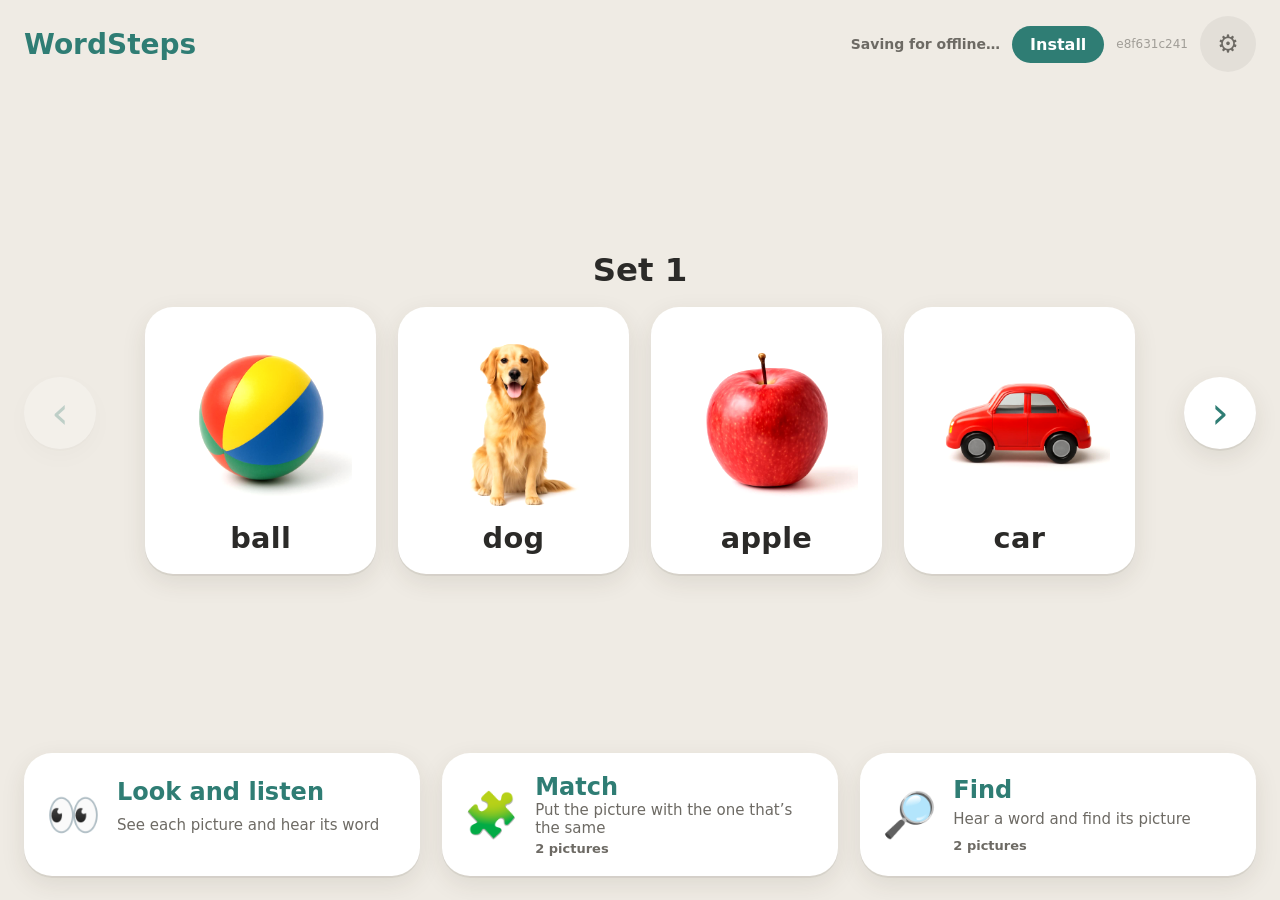
<file: index.html>
<!doctype html>
<html lang="en-GB">
<head>
  <meta charset="utf-8">
  <meta name="viewport" content="width=device-width, initial-scale=1, maximum-scale=1, user-scalable=no, viewport-fit=cover">
  <title>WordSteps</title>
  <meta name="description" content="Early words in small steps: look, match and find, for a grown-up and child together.">
  <meta name="theme-color" content="#efebe4">
  <meta name="apple-mobile-web-app-capable" content="yes">
  <meta name="mobile-web-app-capable" content="yes">
  <meta name="apple-mobile-web-app-status-bar-style" content="default">
  <meta name="apple-mobile-web-app-title" content="WordSteps">
  <link rel="manifest" href="manifest.webmanifest">
  <link rel="icon" href="icons/icon-192.png">
  <link rel="apple-touch-icon" href="icons/apple-touch-icon.png">
  <link rel="stylesheet" href="css/app.css">
  <script type="module" src="js/app.js"></script>
</head>
<body>
  <main id="app"></main>
</body>
</html>
</file>
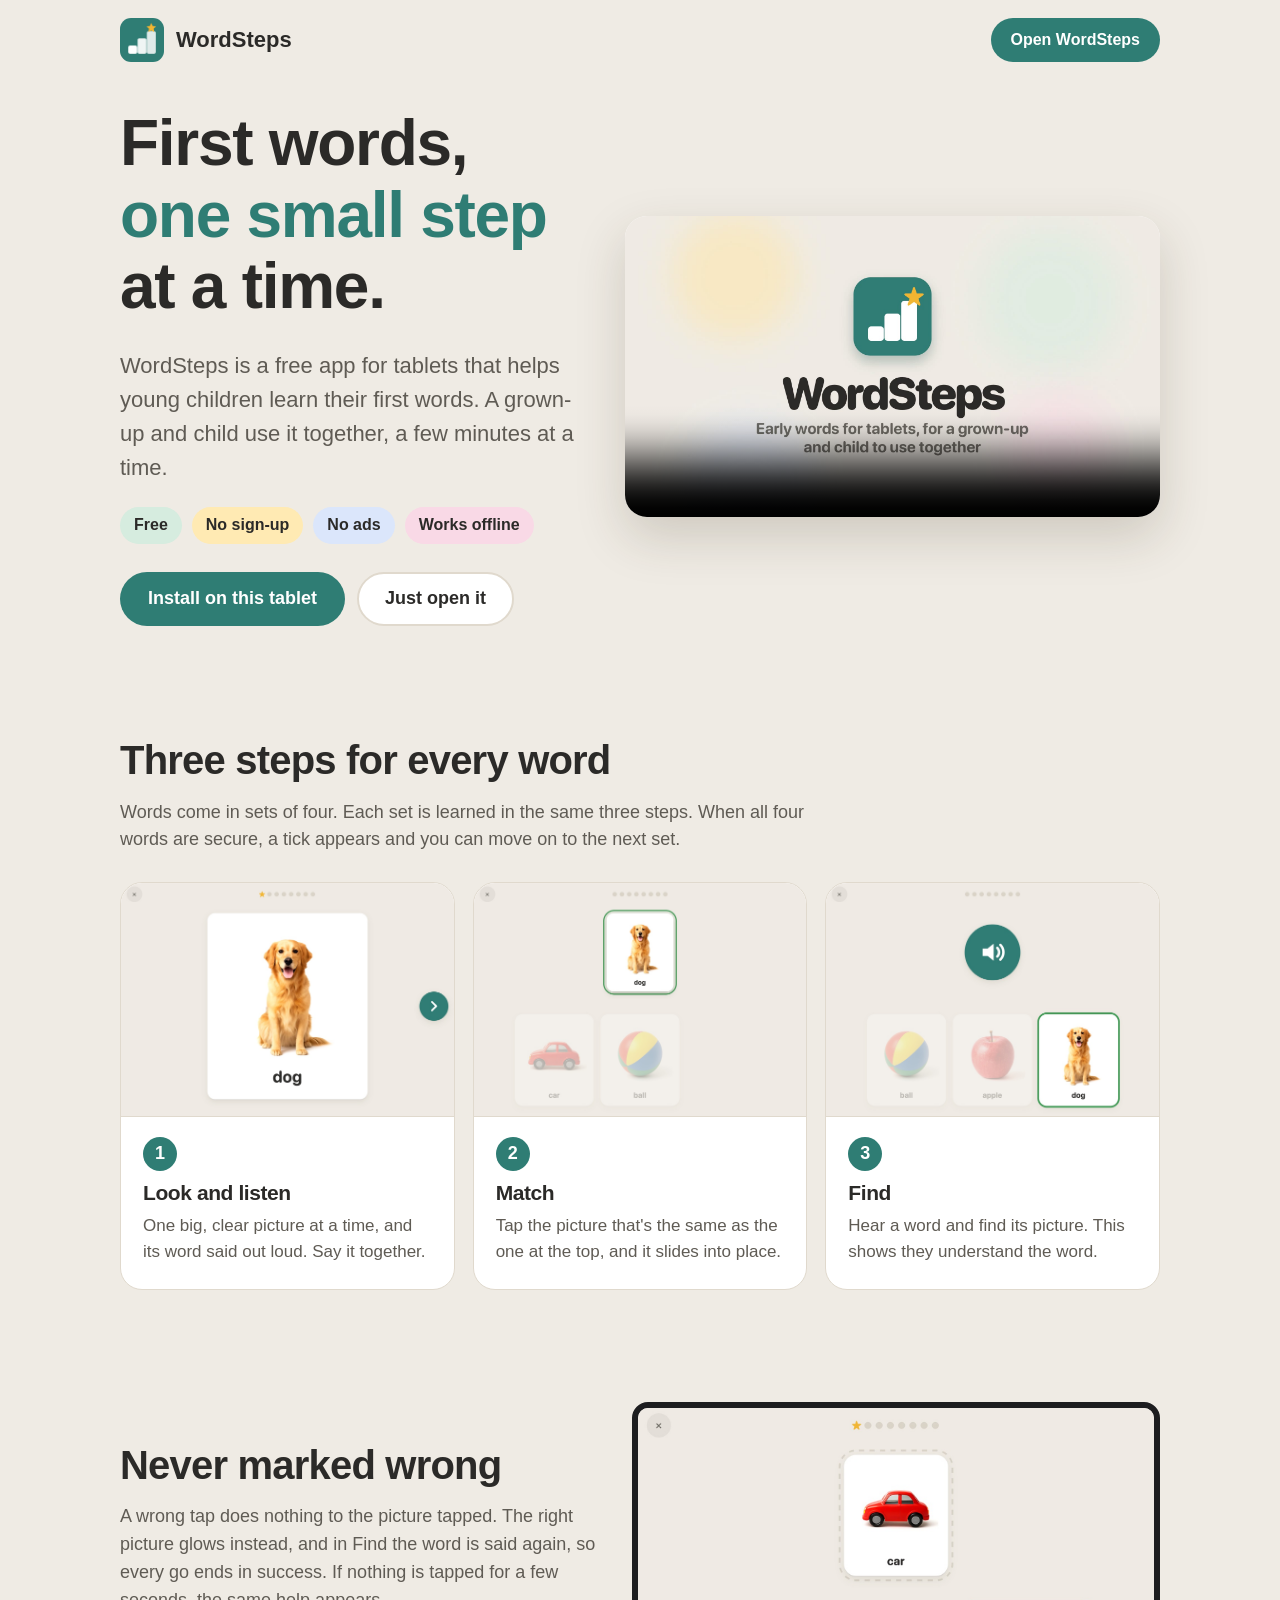
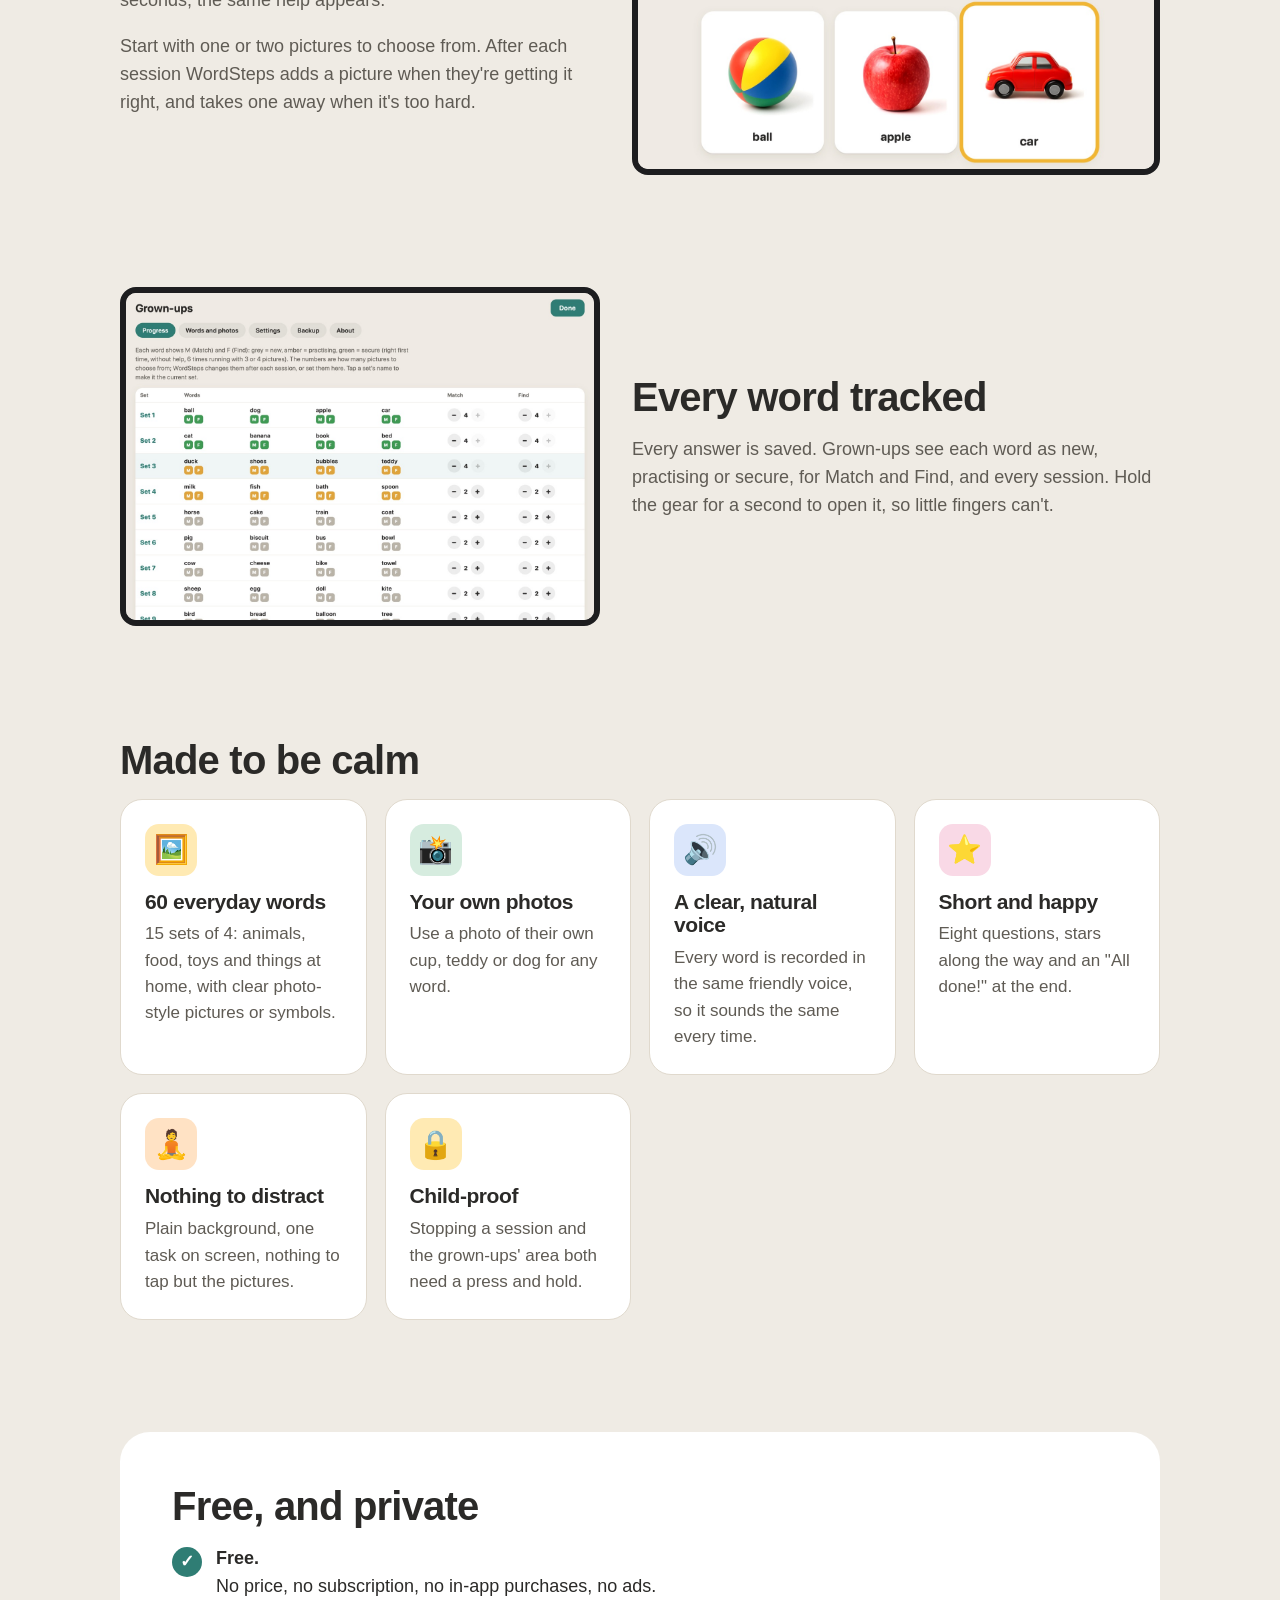
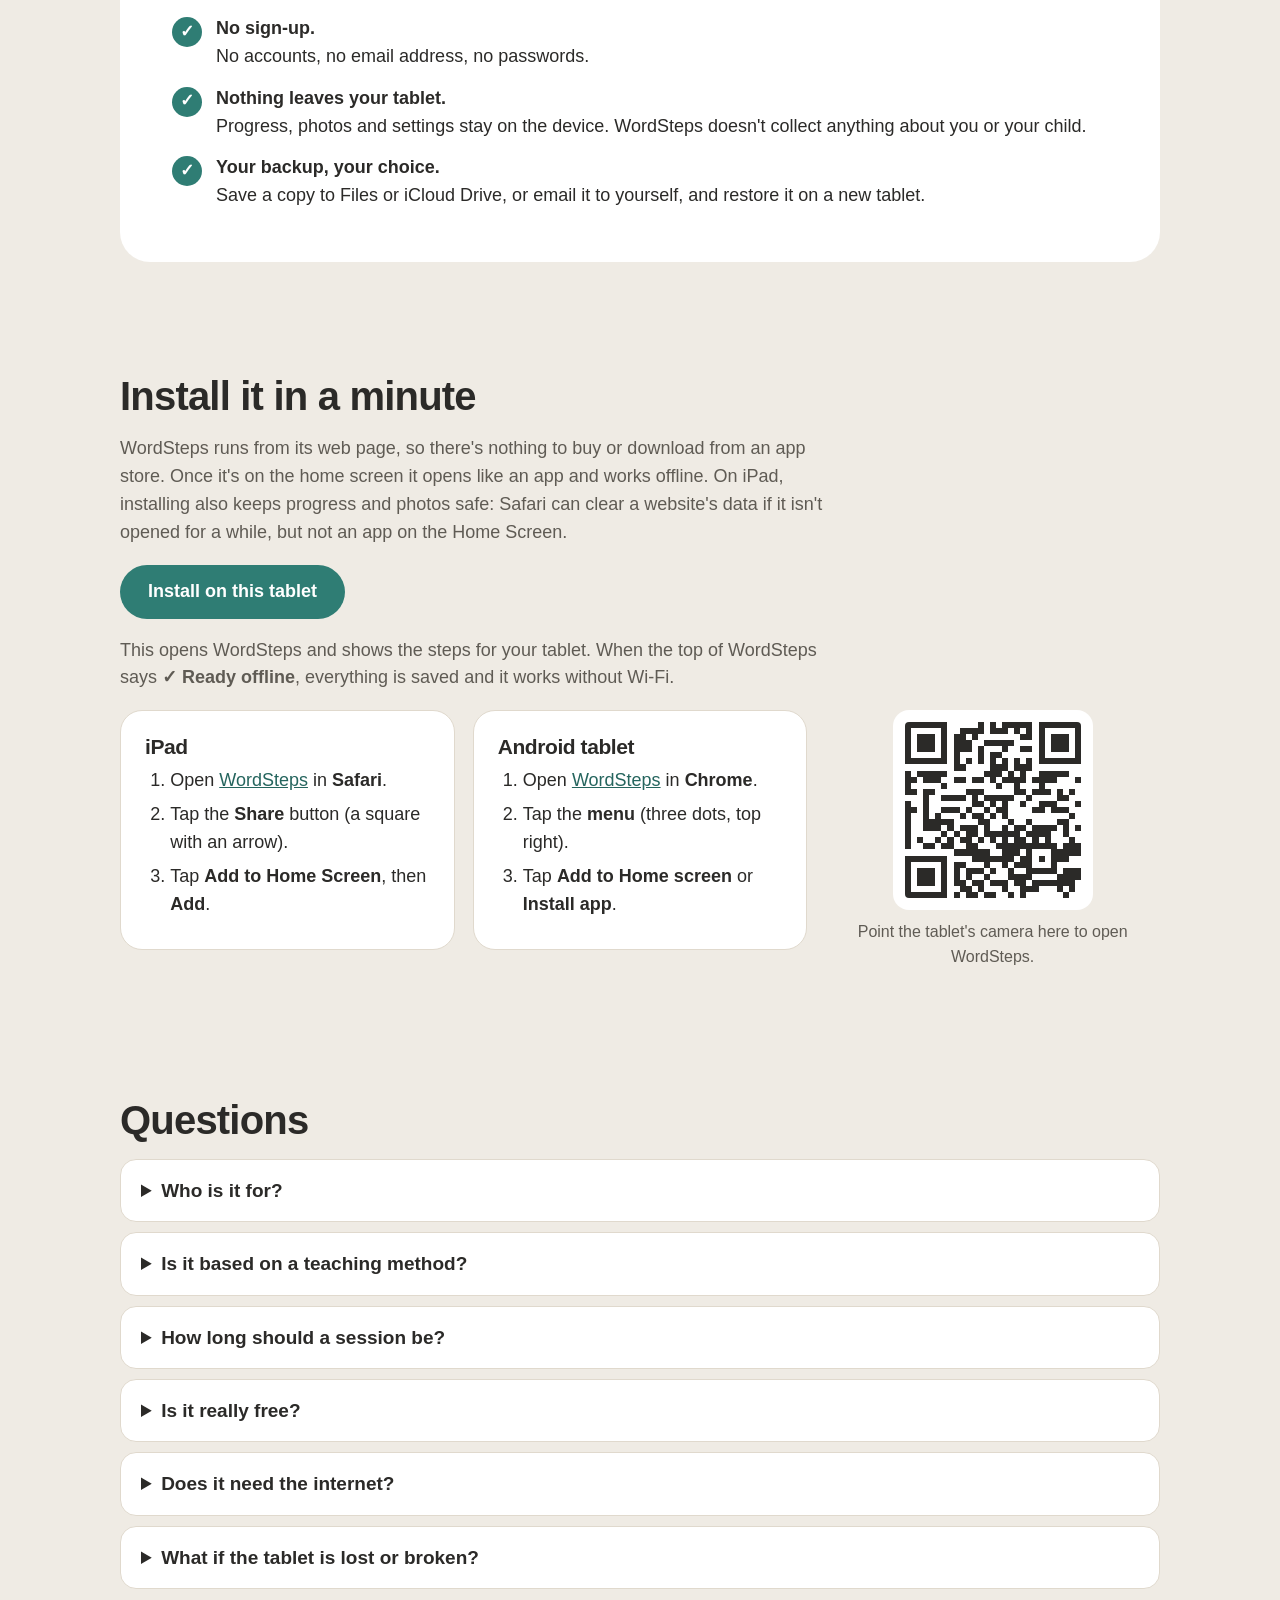
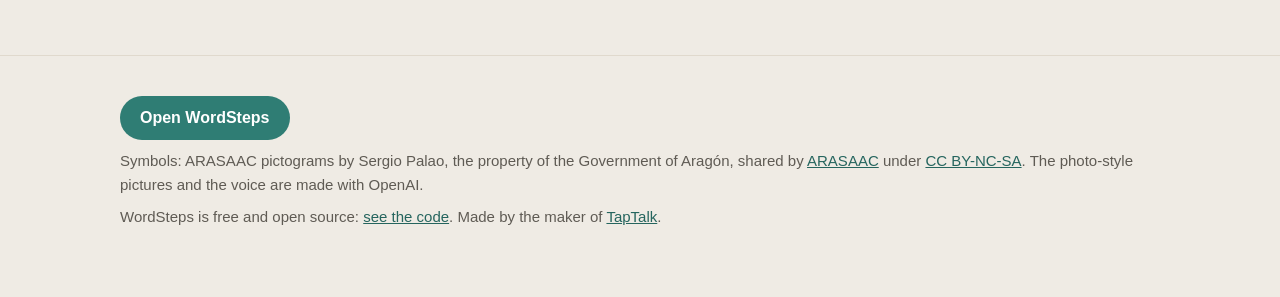
<file: parents/index.html>
<!doctype html>
<html lang="en-GB">
<head>
  <meta charset="utf-8">
  <meta name="viewport" content="width=device-width, initial-scale=1, viewport-fit=cover">
  <title>WordSteps — early words in small steps, for tablets</title>
  <meta name="description" content="WordSteps is a free app for tablets that teaches first words in small steps: look and listen, match pictures, then find a picture from its word. No sign-up, works offline.">
  <meta name="theme-color" content="#efebe4">
  <link rel="icon" href="media/icon.png">
  <!-- How the link looks when shared on Facebook, WhatsApp and so on -->
  <meta property="og:title" content="WordSteps — first words, one small step at a time">
  <meta property="og:description" content="Look and listen, match, then find. Mistakes are never marked wrong, and every word is tracked. Free, no sign-up, works offline.">
  <meta property="og:image" content="https://johnnyhawk02.github.io/wordsteps/parents/media/poster-wide.jpg">
  <meta property="og:url" content="https://johnnyhawk02.github.io/wordsteps/parents/">
  <meta property="og:type" content="website">
  <meta name="twitter:card" content="summary_large_image">
  <style>
    :root {
      --bg: #efebe4; --surface: #ffffff; --ink: #2b2a28; --soft: #5f5b54; --line: #e0d9cd;
      --accent: #2f7d74; --accent-dark: #25655e; --gold: #f2b632;
      --yellow: #ffeab3; --mint: #d6ecdf; --blue: #dbe6fb; --pink: #f9d9e6; --orange: #ffe2c4;
      --radius: 22px;
    }
    * { box-sizing: border-box; }
    html { -webkit-text-size-adjust: 100%; scroll-behavior: smooth; }
    body { margin: 0; background: var(--bg); color: var(--ink); line-height: 1.55; font-size: 18px;
      font-family: ui-rounded, -apple-system, "SF Pro Rounded", "Segoe UI", Roboto, "Helvetica Neue", Arial, sans-serif; }
    img, video { max-width: 100%; display: block; }
    a { color: var(--accent-dark); }
    .wrap { max-width: 1080px; margin: 0 auto; padding: 0 20px; }
    h1, h2, h3 { line-height: 1.12; letter-spacing: -0.02em; margin: 0 0 .4em; }
    h2 { font-size: clamp(28px, 4.2vw, 40px); }
    h3 { font-size: 21px; }
    p { margin: 0 0 1em; }
    section { padding: 56px 0; }
    .intro { color: var(--soft); max-width: 40em; }

    .top { display: flex; align-items: center; justify-content: space-between; padding: 18px 0; }
    .brand { display: flex; align-items: center; gap: 12px; font-weight: 800; font-size: 22px; text-decoration: none; color: var(--ink); }
    .brand img { width: 44px; height: 44px; border-radius: 11px; }

    .btn { display: inline-flex; align-items: center; justify-content: center; gap: .4em; min-height: 54px; padding: 0 26px; border-radius: 999px;
      font-weight: 800; font-size: 18px; text-decoration: none; border: 2px solid transparent; }
    .btn-primary { background: var(--accent); color: #fff; }
    .btn-primary:hover { background: var(--accent-dark); }
    .btn-ghost { background: var(--surface); color: var(--ink); border-color: var(--line); }
    .btn-small { min-height: 44px; padding: 0 18px; font-size: 16px; }

    .hero { padding: 28px 0 56px; display: grid; gap: 40px; align-items: center; grid-template-columns: 1fr; }
    .hero h1 { font-size: clamp(40px, 6.4vw, 64px); font-weight: 900; }
    .hero h1 em { font-style: normal; color: var(--accent); }
    .hero .lead { font-size: clamp(19px, 2.2vw, 22px); color: var(--soft); max-width: 34em; }
    .badges { display: flex; flex-wrap: wrap; gap: 10px; margin: 22px 0 28px; padding: 0; list-style: none; }
    .badges li { padding: 6px 14px; border-radius: 999px; font-weight: 700; font-size: 16px; }
    .badges li:nth-child(1) { background: var(--mint); }
    .badges li:nth-child(2) { background: var(--yellow); }
    .badges li:nth-child(3) { background: var(--blue); }
    .badges li:nth-child(4) { background: var(--pink); }
    .cta { display: flex; flex-wrap: wrap; gap: 12px; }

    .video { position: relative; border-radius: var(--radius); overflow: hidden; background: var(--surface); box-shadow: 0 20px 50px rgba(60, 50, 30, .18); }
    .video video { width: 100%; height: auto; }
    .video .square { display: none; }
    @media (max-width: 640px) {
      .video .wide { display: none; }
      .video .square { display: block; }
    }

    /* The three steps */
    .steps { display: grid; gap: 18px; grid-template-columns: repeat(auto-fit, minmax(280px, 1fr)); margin-top: 28px; }
    .step { background: var(--surface); border-radius: var(--radius); overflow: hidden; border: 1px solid var(--line); }
    .step img { border-bottom: 1px solid var(--line); }
    .step div { padding: 20px 22px 24px; }
    .step .n { display: inline-grid; place-items: center; width: 34px; height: 34px; border-radius: 50%; background: var(--accent); color: #fff; font-weight: 900; margin-bottom: 10px; }
    .step p { color: var(--soft); margin: 0; font-size: 17px; }

    .grid { display: grid; gap: 18px; grid-template-columns: repeat(auto-fit, minmax(240px, 1fr)); }
    .card { background: var(--surface); border-radius: var(--radius); padding: 24px; border: 1px solid var(--line); }
    .card .icon { width: 52px; height: 52px; border-radius: 14px; display: grid; place-items: center; font-size: 28px; margin-bottom: 14px; }
    .card p { color: var(--soft); margin: 0; font-size: 17px; }

    .split { display: grid; gap: 32px; align-items: center; grid-template-columns: 1fr; }
    .split img { border-radius: 16px; border: 6px solid #1d1d1f; }
    @media (min-width: 900px) { .split { grid-template-columns: 1fr 1.1fr; } .split.flip > :first-child { order: 2; } }

    .free { background: var(--surface); border-radius: 30px; padding: clamp(28px, 5vw, 52px); }
    .free ul { list-style: none; padding: 0; margin: 0; display: grid; gap: 14px; }
    .free li { display: flex; gap: 14px; align-items: flex-start; }
    .free li b { display: block; }
    .tick { flex: none; width: 30px; height: 30px; border-radius: 50%; background: var(--accent); color: #fff; display: grid; place-items: center; font-weight: 900; font-size: 17px; margin-top: 2px; }

    .install { display: grid; gap: 18px; grid-template-columns: repeat(auto-fit, minmax(280px, 1fr)); align-items: start; }
    .install ol { margin: 0; padding-left: 1.4em; }
    .install li { margin: 6px 0; }
    .qr { text-align: center; }
    .qr img { width: 200px; margin: 0 auto 10px; background: #fff; padding: 12px; border-radius: 16px; }
    .qr p { color: var(--soft); font-size: 16px; }

    details { background: var(--surface); border: 1px solid var(--line); border-radius: 16px; padding: 16px 20px; margin-bottom: 10px; }
    summary { font-weight: 800; cursor: pointer; font-size: 19px; }
    details p { margin: 12px 0 0; color: var(--soft); }

    footer { padding: 40px 0 60px; color: var(--soft); font-size: 15px; border-top: 1px solid var(--line); }
    footer p { margin: 0 0 .6em; }

    @media (min-width: 900px) { .hero { grid-template-columns: 1fr 1.15fr; } }
    @media (max-width: 520px) {
      body { font-size: 17px; }
      section { padding: 40px 0; }
      .btn { width: 100%; }
      .top .btn { width: auto; }
    }
  </style>
</head>
<body>
  <div class="wrap">
    <header class="top">
      <a class="brand" href="./"><img src="media/icon.png" alt="">WordSteps</a>
      <a class="btn btn-primary btn-small" href="../">Open WordSteps</a>
    </header>

    <div class="hero">
      <div>
        <h1>First words, <em>one small step</em> at a time.</h1>
        <p class="lead">WordSteps is a free app for tablets that helps young children learn their first words. A grown-up and child use it together, a few minutes at a time.</p>
        <ul class="badges" aria-label="Key facts">
          <li>Free</li>
          <li>No sign-up</li>
          <li>No ads</li>
          <li>Works offline</li>
        </ul>
        <div class="cta">
          <a class="btn btn-primary" href="../?install">Install on this tablet</a>
          <a class="btn btn-ghost" href="../">Just open it</a>
        </div>
      </div>
      <div class="video">
        <video class="wide" controls playsinline preload="none" poster="media/poster-wide.jpg" aria-label="WordSteps in 36 seconds">
          <source src="media/wordsteps-wide.mp4" type="video/mp4">
        </video>
        <video class="square" controls playsinline preload="none" poster="media/poster-square.jpg" aria-label="WordSteps in 36 seconds">
          <source src="media/wordsteps-square.mp4" type="video/mp4">
        </video>
      </div>
    </div>
  </div>

  <section>
    <div class="wrap">
      <h2>Three steps for every word</h2>
      <p class="intro">Words come in sets of four. Each set is learned in the same three steps. When all four words are secure, a tick appears and you can move on to the next set.</p>
      <div class="steps">
        <div class="step"><img src="media/look2.jpg" alt="A big picture of a dog with the word dog under it" loading="lazy"><div><span class="n">1</span><h3>Look and listen</h3><p>One big, clear picture at a time, and its word said out loud. Say it together.</p></div></div>
        <div class="step"><img src="media/match-a.jpg" alt="The picture of a dog matched to the dog at the top" loading="lazy"><div><span class="n">2</span><h3>Match</h3><p>Tap the picture that's the same as the one at the top, and it slides into place.</p></div></div>
        <div class="step"><img src="media/find-a.jpg" alt="The dog found among a ball and an apple" loading="lazy"><div><span class="n">3</span><h3>Find</h3><p>Hear a word and find its picture. This shows they understand the word.</p></div></div>
      </div>
    </div>
  </section>

  <section>
    <div class="wrap">
      <div class="split">
        <div>
          <h2>Never marked wrong</h2>
          <p class="intro">A wrong tap does nothing to the picture tapped. The right picture glows instead, and in Find the word is said again, so every go ends in success. If nothing is tapped for a few seconds, the same help appears.</p>
          <p class="intro">Start with one or two pictures to choose from. After each session WordSteps adds a picture when they're getting it right, and takes one away when it's too hard.</p>
        </div>
        <img src="media/prompt-a.jpg" alt="The right picture, a car, glowing gold after a wrong tap" loading="lazy">
      </div>
    </div>
  </section>

  <section>
    <div class="wrap">
      <div class="split flip">
        <div>
          <h2>Every word tracked</h2>
          <p class="intro">Every answer is saved. Grown-ups see each word as new, practising or secure, for Match and Find, and every session. Hold the gear for a second to open it, so little fingers can't.</p>
        </div>
        <img src="media/progress.jpg" alt="The progress grid: each word marked new, practising or secure" loading="lazy">
      </div>
    </div>
  </section>

  <section>
    <div class="wrap">
      <h2>Made to be calm</h2>
      <div class="grid">
        <div class="card"><div class="icon" style="background: var(--yellow)">🖼️</div><h3>60 everyday words</h3><p>15 sets of 4: animals, food, toys and things at home, with clear photo-style pictures or symbols.</p></div>
        <div class="card"><div class="icon" style="background: var(--mint)">📸</div><h3>Your own photos</h3><p>Use a photo of their own cup, teddy or dog for any word.</p></div>
        <div class="card"><div class="icon" style="background: var(--blue)">🔊</div><h3>A clear, natural voice</h3><p>Every word is recorded in the same friendly voice, so it sounds the same every time.</p></div>
        <div class="card"><div class="icon" style="background: var(--pink)">⭐</div><h3>Short and happy</h3><p>Eight questions, stars along the way and an "All done!" at the end.</p></div>
        <div class="card"><div class="icon" style="background: var(--orange)">🧘</div><h3>Nothing to distract</h3><p>Plain background, one task on screen, nothing to tap but the pictures.</p></div>
        <div class="card"><div class="icon" style="background: var(--yellow)">🔒</div><h3>Child-proof</h3><p>Stopping a session and the grown-ups' area both need a press and hold.</p></div>
      </div>
    </div>
  </section>

  <section>
    <div class="wrap">
      <div class="free">
        <h2>Free, and private</h2>
        <ul>
          <li><span class="tick">✓</span><span><b>Free.</b> No price, no subscription, no in-app purchases, no ads.</span></li>
          <li><span class="tick">✓</span><span><b>No sign-up.</b> No accounts, no email address, no passwords.</span></li>
          <li><span class="tick">✓</span><span><b>Nothing leaves your tablet.</b> Progress, photos and settings stay on the device. WordSteps doesn't collect anything about you or your child.</span></li>
          <li><span class="tick">✓</span><span><b>Your backup, your choice.</b> Save a copy to Files or iCloud Drive, or email it to yourself, and restore it on a new tablet.</span></li>
        </ul>
      </div>
    </div>
  </section>

  <section id="install">
    <div class="wrap">
      <h2>Install it in a minute</h2>
      <p class="intro">WordSteps runs from its web page, so there's nothing to buy or download from an app store. Once it's on the home screen it opens like an app and works offline. On iPad, installing also keeps progress and photos safe: Safari can clear a website's data if it isn't opened for a while, but not an app on the Home Screen.</p>
      <p><a class="btn btn-primary" href="../?install">Install on this tablet</a></p>
      <p class="intro">This opens WordSteps and shows the steps for your tablet. When the top of WordSteps says <b>✓ Ready offline</b>, everything is saved and it works without Wi-Fi.</p>
      <div class="install">
        <div class="card">
          <h3>iPad</h3>
          <ol>
            <li>Open <a href="../">WordSteps</a> in <b>Safari</b>.</li>
            <li>Tap the <b>Share</b> button (a square with an arrow).</li>
            <li>Tap <b>Add to Home Screen</b>, then <b>Add</b>.</li>
          </ol>
        </div>
        <div class="card">
          <h3>Android tablet</h3>
          <ol>
            <li>Open <a href="../">WordSteps</a> in <b>Chrome</b>.</li>
            <li>Tap the <b>menu</b> (three dots, top right).</li>
            <li>Tap <b>Add to Home screen</b> or <b>Install app</b>.</li>
          </ol>
        </div>
        <div class="qr">
          <img src="media/qr.svg" alt="QR code for johnnyhawk02.github.io/wordsteps">
          <p>Point the tablet's camera here to open WordSteps.</p>
        </div>
      </div>
    </div>
  </section>

  <section>
    <div class="wrap">
      <h2>Questions</h2>
      <details><summary>Who is it for?</summary><p>Young children learning their first words, including children who learn best by seeing, such as many children with Down syndrome. It works with speech, signing or pointing: the child doesn't have to say the word.</p></details>
      <details><summary>Is it based on a teaching method?</summary><p>It follows the small-steps idea used by programmes such as <a href="https://www.seeandlearn.org/en-gb/">See and Learn</a>: clear pictures, matching before selecting, short sessions and lots of success. WordSteps isn't connected with See and Learn, and it doesn't replace their materials or advice from a speech and language therapist.</p></details>
      <details><summary>How long should a session be?</summary><p>A few minutes. A session is 8 questions by default, and you can change that in the grown-ups' settings. Little and often works better than long sessions.</p></details>
      <details><summary>Is it really free?</summary><p>Yes. There's nothing to pay now or later, and no ads.</p></details>
      <details><summary>Does it need the internet?</summary><p>Only to install it. After that everything, pictures and voice included, works offline.</p></details>
      <details><summary>What if the tablet is lost or broken?</summary><p>If you've saved a backup (grown-ups → Backup), open WordSteps on the new tablet and restore it.</p></details>
    </div>
  </section>

  <footer>
    <div class="wrap">
      <p><a class="btn btn-primary btn-small" href="../">Open WordSteps</a></p>
      <p>Symbols: ARASAAC pictograms by Sergio Palao, the property of the Government of Aragón, shared by <a href="https://arasaac.org">ARASAAC</a> under <a href="https://creativecommons.org/licenses/by-nc-sa/4.0/">CC BY-NC-SA</a>. The photo-style pictures and the voice are made with OpenAI.</p>
      <p>WordSteps is free and open source: <a href="https://github.com/johnnyhawk02/wordsteps">see the code</a>. Made by the maker of <a href="https://johnnyhawk02.github.io/taptalk/parents/">TapTalk</a>.</p>
    </div>
  </footer>
</body>
</html>
</file>
<file: css/app.css>
/* WordSteps: calm and plain. One warm background, white picture cards,
   one accent colour. Nothing moves unless it means something. */

:root {
  --bg: #efebe4;
  --card: #ffffff;
  --ink: #2b2a28;
  --soft: #6d6a64;
  --line: #d9d3c8;
  --accent: #2f7d74;
  --accent-ink: #ffffff;
  --gold: #f2b632;
  --good: #3f9a54;
  --amber: #e0a43a;
  --radius: 28px;
  --shadow: 0 2px 0 rgba(0, 0, 0, .06), 0 8px 24px rgba(60, 50, 30, .10);
  --font: ui-rounded, "SF Pro Rounded", "Arial Rounded MT Bold", system-ui, -apple-system, sans-serif;
  --safe-l: env(safe-area-inset-left, 0px);
  --safe-r: env(safe-area-inset-right, 0px);
  --safe-t: env(safe-area-inset-top, 0px);
  --safe-b: env(safe-area-inset-bottom, 0px);
}

* { box-sizing: border-box; }
html, body { margin: 0; height: 100%; }
body {
  background: var(--bg);
  color: var(--ink);
  font-family: var(--font);
  -webkit-user-select: none;
  user-select: none;
  -webkit-touch-callout: none;
  -webkit-tap-highlight-color: transparent;
  touch-action: manipulation;
  overscroll-behavior: none;
}
#app { height: 100%; }
button { font: inherit; color: inherit; cursor: pointer; touch-action: manipulation; }
img { -webkit-user-drag: none; }

/* ---------- Picture cards ---------- */

.card {
  position: relative;
  display: block;
  padding: 0;
  border: 0;
  border-radius: var(--radius);
  background: var(--card);
  box-shadow: var(--shadow);
  aspect-ratio: 1;
  transition: opacity .3s, transform .45s cubic-bezier(.3, .9, .3, 1), box-shadow .3s;
}
.card.has-word { aspect-ratio: 1 / 1.16; }
.card-in { position: absolute; inset: 8%; display: flex; flex-direction: column; align-items: center; gap: 6%; }
.card .pic { flex: 1 1 0; align-self: stretch; min-height: 0; position: relative; }
/* multiply: a picture's near-white background melts into the white card;
   the AI pictures' backgrounds are a light grey, so they're lifted to white first */
.card img.ai { filter: brightness(1.07) contrast(1.03); }
.card img { position: absolute; inset: 0; width: 100%; height: 100%; object-fit: contain; mix-blend-mode: multiply; border-radius: calc(var(--radius) * .5); pointer-events: none; }
.card .word { font-size: clamp(18px, 3.2vmin, 40px); font-weight: 700; letter-spacing: .01em; line-height: 1; }
.card:disabled { cursor: default; }

/* ---------- Hold buttons (grown-ups only) ---------- */

@property --p { syntax: '<number>'; inherits: false; initial-value: 0; }
.hold {
  position: relative;
  width: 56px;
  height: 56px;
  border: 0;
  border-radius: 50%;
  background: rgba(0, 0, 0, .05);
  color: var(--soft);
  font-size: 24px;
  display: grid;
  place-items: center;
  -webkit-user-select: none;
}
.hold .icon { position: relative; }
.hold .ring {
  position: absolute;
  inset: 0;
  border-radius: 50%;
  --p: 0;
  background: conic-gradient(var(--accent) calc(var(--p) * 1%), transparent 0);
  -webkit-mask: radial-gradient(circle, transparent 58%, #000 60%);
  mask: radial-gradient(circle, transparent 58%, #000 60%);
}
.hold.holding .ring { animation: fill var(--hold, 1s) linear forwards; }
@keyframes fill { to { --p: 100; } }

/* ---------- Home ---------- */

.home {
  height: 100%;
  display: grid;
  grid-template-rows: auto 1fr auto;
  gap: 2vmin;
  padding: calc(16px + var(--safe-t)) calc(24px + var(--safe-r)) calc(24px + var(--safe-b)) calc(24px + var(--safe-l));
}
.home-top { display: flex; align-items: center; gap: 12px; }
.brand { font-size: 28px; font-weight: 800; color: var(--accent); }
.version { font-size: 12px; color: var(--soft); opacity: .6; }
.corner { margin-left: auto; display: flex; align-items: center; gap: 12px; }
.offline { font-size: 14px; font-weight: 700; color: var(--soft); }
.offline.ready { color: var(--good); }
.install { padding: 9px 18px; border: 0; border-radius: 999px; background: var(--accent); color: var(--accent-ink); font-size: 16px; font-weight: 800; }

/* The install guide */
.overlay { position: fixed; inset: 0; z-index: 10; background: rgba(30, 28, 24, .45); display: grid; place-items: center; padding: 20px; }
.sheet { width: min(520px, 100%); background: var(--card); border-radius: 24px; padding: 26px 28px; box-shadow: 0 20px 60px rgba(0, 0, 0, .25);
  display: grid; gap: 14px; -webkit-user-select: text; user-select: text; }
.sheet h2 { margin: 0; font-size: 26px; }
.sheet p { margin: 0; line-height: 1.45; }
.sheet .small { color: var(--soft); font-size: 15px; }
.sheet .warn { background: #fff3d6; border-radius: 12px; padding: 10px 14px; font-weight: 700; }
.sheet .btn { justify-self: start; }
.guide-steps { margin: 0; padding-left: 1.3em; display: grid; gap: 10px; font-size: 18px; line-height: 1.4; }
.share-icon { display: inline-block; width: 26px; height: 26px; vertical-align: -6px; color: #0a7aff; }
.share-icon svg { width: 100%; height: 100%; }

.set { display: grid; grid-template-columns: auto 1fr auto; align-items: center; gap: 2vmin; min-height: 0; }
.set-middle { display: flex; flex-direction: column; align-items: center; gap: 2vmin; min-height: 0; }
.set-name { font-size: clamp(22px, 3.6vmin, 36px); font-weight: 800; }
.secure { color: var(--good); }
.set-words { display: flex; gap: 2.5vmin; justify-content: center; }
.set-words .card { width: min(18vw, 36vh, 240px); }
.set-middle { min-width: 0; }
.arrow {
  width: 72px;
  height: 72px;
  border: 0;
  border-radius: 50%;
  background: var(--card);
  box-shadow: var(--shadow);
  font-size: 44px;
  line-height: 1;
  color: var(--accent);
}
.arrow:disabled { opacity: .25; }

.activities { display: grid; grid-template-columns: repeat(3, 1fr); gap: 2.5vmin; }
.activity {
  display: grid;
  grid-template-columns: auto 1fr;
  grid-template-rows: auto auto auto;
  column-gap: 16px;
  align-items: center;
  text-align: left;
  padding: 20px 22px;
  border: 0;
  border-radius: var(--radius);
  background: var(--card);
  box-shadow: var(--shadow);
}
.activity:active { transform: scale(.98); }
.activity-icon { grid-row: 1 / 4; font-size: 44px; }
.activity-name { font-size: 24px; font-weight: 800; color: var(--accent); }
.activity-about { font-size: 15px; color: var(--soft); }
.activity-level { font-size: 13px; color: var(--soft); margin-top: 4px; font-weight: 700; }

/* ---------- Session ---------- */

.session {
  height: 100%;
  display: grid;
  grid-template-rows: auto 1fr;
  padding: calc(12px + var(--safe-t)) calc(20px + var(--safe-r)) calc(20px + var(--safe-b)) calc(20px + var(--safe-l));
  overflow: hidden;
}
.topbar { display: grid; grid-template-columns: 56px 1fr 56px; align-items: center; }
.progress { display: flex; justify-content: center; gap: 10px; flex-wrap: wrap; }
.dot { width: 16px; height: 16px; border-radius: 50%; background: var(--line); display: grid; place-items: center; font-size: 0; transition: background .3s, transform .3s; }
.dot.done { background: var(--accent); }
.dot.star { background: none; transform: scale(1.5); }
.dot.star::after { content: '★'; font-size: 16px; color: var(--gold); line-height: 1; }
.stage { min-height: 0; display: flex; }

.look { flex: 1; display: flex; align-items: center; justify-content: center; position: relative; }
.card.big { height: min(80vh, 78vw); width: auto; }
.card.big .word { font-size: clamp(32px, 7vmin, 80px); }
.next {
  position: absolute;
  right: 0;
  top: 50%;
  translate: 0 -50%;
  width: 104px;
  height: 104px;
  border: 0;
  border-radius: 50%;
  background: var(--accent);
  color: var(--accent-ink);
  box-shadow: var(--shadow);
  display: grid;
  place-items: center;
}
.next .svg, .speaker .svg { display: block; width: 56%; height: 56%; }
.svg svg { width: 100%; height: 100%; display: block; }

.ask { flex: 1; display: grid; grid-template-rows: 1fr 1fr; gap: 3vh; align-items: center; justify-items: center; }
.target { display: flex; align-items: center; justify-content: center; height: 100%; }
.slot {
  height: min(36vh, 300px);
  padding: 10px;
  border-radius: calc(var(--radius) + 10px);
  outline: 4px dashed var(--line);
  outline-offset: -2px;
  transition: outline-color .3s, background .3s;
}
.slot .card { height: 100%; width: auto; }
.slot.matched { outline-color: var(--good); outline-style: solid; background: rgba(63, 154, 84, .08); }
.speaker {
  width: min(26vh, 200px);
  height: min(26vh, 200px);
  border: 0;
  border-radius: 50%;
  background: var(--accent);
  color: var(--accent-ink);
  box-shadow: var(--shadow);
  display: grid;
  place-items: center;
}
.speaker:active { transform: scale(.96); }

.choices { --gap: clamp(16px, 3vmin, 36px); display: flex; gap: var(--gap); justify-content: center; align-items: center; height: 100%; }
.choices .card { width: min(calc((100vw - 48px - (var(--n) - 1) * var(--gap)) / var(--n)), 34vh, 300px); }
.choices.answered .card:not(.right) { opacity: .25; }
.card.right { box-shadow: 0 0 0 6px var(--good), var(--shadow); z-index: 2; position: relative; }
.card.flying { box-shadow: var(--shadow); }
.card.pulse { animation: pulse 1.1s ease-in-out 3; position: relative; z-index: 1; }
@keyframes pulse {
  0%, 100% { transform: scale(1); box-shadow: var(--shadow); }
  50% { transform: scale(1.08); box-shadow: 0 0 0 8px var(--gold), var(--shadow); }
}

/* ---------- All done ---------- */

.done { height: 100%; display: flex; flex-direction: column; align-items: center; justify-content: center; gap: 3vh; position: relative; overflow: hidden; }
.done h1 { margin: 0; font-size: clamp(40px, 9vmin, 96px); }
.big-star { font-size: clamp(120px, 26vmin, 260px); line-height: 1; color: var(--gold); animation: pop .7s cubic-bezier(.3, 1.6, .5, 1) both; }
@keyframes pop { from { transform: scale(0) rotate(-30deg); } }
.burst { position: absolute; inset: 0; pointer-events: none; display: grid; place-items: center; }
.burst-star {
  grid-area: 1 / 1;
  font-size: 40px;
  color: var(--gold);
  animation: fly 1.4s ease-out both;
  --a: calc(var(--i) / var(--n) * 360deg);
}
@keyframes fly {
  from { transform: rotate(var(--a)) translateY(0) scale(.3); opacity: 1; }
  to { transform: rotate(var(--a)) translateY(-38vmin) scale(1); opacity: 0; }
}
.big-btn {
  padding: 22px 64px;
  border: 0;
  border-radius: 999px;
  background: var(--accent);
  color: var(--accent-ink);
  font-size: 32px;
  font-weight: 800;
  box-shadow: var(--shadow);
}
.note { margin: 0; color: var(--soft); font-size: 16px; }

/* ---------- Grown-ups ---------- */

.adult {
  height: 100%;
  overflow-y: auto;
  -webkit-overflow-scrolling: touch;
  padding: calc(16px + var(--safe-t)) calc(24px + var(--safe-r)) calc(40px + var(--safe-b)) calc(24px + var(--safe-l));
  -webkit-user-select: text;
  user-select: text;
}
.adult-top { display: flex; align-items: center; justify-content: space-between; }
.adult h1 { font-size: 28px; margin: 0; }
.adult h2 { font-size: 20px; margin: 28px 0 10px; }
.tabs { display: flex; gap: 8px; flex-wrap: wrap; margin: 16px 0 20px; }
.tab { padding: 10px 18px; border: 0; border-radius: 999px; background: rgba(0, 0, 0, .06); font-size: 16px; font-weight: 600; }
.tab[aria-pressed="true"] { background: var(--accent); color: var(--accent-ink); }
.btn { padding: 12px 22px; border: 0; border-radius: 14px; background: var(--accent); color: var(--accent-ink); font-size: 17px; font-weight: 700; }
.btn.small { padding: 8px 12px; font-size: 14px; border-radius: 10px; }
.btn.quiet { background: rgba(0, 0, 0, .07); color: var(--ink); }
.link { border: 0; background: none; padding: 0; font-weight: 800; color: var(--accent); font-size: 16px; }
.help { color: var(--soft); max-width: 70ch; line-height: 1.45; margin: 0 0 16px; }
.empty, .msg { color: var(--soft); }
.row { display: flex; gap: 12px; flex-wrap: wrap; }

.table-wrap { overflow-x: auto; background: var(--card); border-radius: 18px; box-shadow: var(--shadow); }
table { border-collapse: collapse; width: 100%; font-size: 15px; }
th, td { padding: 10px 12px; text-align: left; border-bottom: 1px solid #f0ece5; white-space: nowrap; }
thead th { font-size: 13px; color: var(--soft); font-weight: 700; }
tr.current { background: rgba(47, 125, 116, .07); }
.word-cell { min-width: 110px; }
.word-name { display: block; font-weight: 600; }
.marks { display: flex; gap: 4px; margin-top: 4px; }
.mark { width: 22px; height: 22px; border-radius: 6px; display: grid; place-items: center; font-size: 11px; font-weight: 800; color: #fff; background: #b9b3a8; }
.mark.practising { background: var(--amber); }
.mark.secure { background: var(--good); }
.stepper { display: inline-flex; align-items: center; gap: 8px; font-weight: 800; }
.step { width: 34px; height: 34px; border: 0; border-radius: 50%; background: rgba(0, 0, 0, .07); font-size: 20px; line-height: 1; }
.step:disabled { opacity: .3; }

.word-set h2 { margin-top: 20px; }
.word-grid { display: grid; grid-template-columns: repeat(auto-fill, minmax(150px, 1fr)); gap: 16px; }
.word-item { display: flex; flex-direction: column; gap: 8px; align-items: stretch; }
.word-actions { display: flex; gap: 6px; flex-wrap: wrap; justify-content: center; }

.settings { display: grid; gap: 12px; max-width: 640px; }
.setting { display: flex; gap: 14px; align-items: center; padding: 16px 18px; background: var(--card); border-radius: 16px; box-shadow: var(--shadow); }
.setting input[type="checkbox"] { width: 26px; height: 26px; accent-color: var(--accent); flex: none; }
.setting select { font: inherit; font-size: 16px; padding: 8px; border-radius: 10px; border: 1px solid var(--line); background: #fff; flex: none; }
.setting b { display: block; font-size: 17px; }
.setting small { color: var(--soft); font-size: 14px; }
.about { max-width: 70ch; line-height: 1.5; }
.credit { color: var(--soft); font-size: 14px; }

/* Portrait tablets and small screens */
@media (orientation: portrait) {
  .activities { grid-template-columns: 1fr; }
  .set-words .card { width: min(15.5vw, 22vh, 190px); }
  .ask { grid-template-rows: 1fr 1fr; }
  .card.big { height: auto; width: min(80vw, 66vh); }
  .next { top: auto; bottom: 0; translate: 0 0; }
}
@media (max-height: 560px) {
  .activity { padding: 12px 16px; }
  .activity-about { display: none; }
}
</file>
